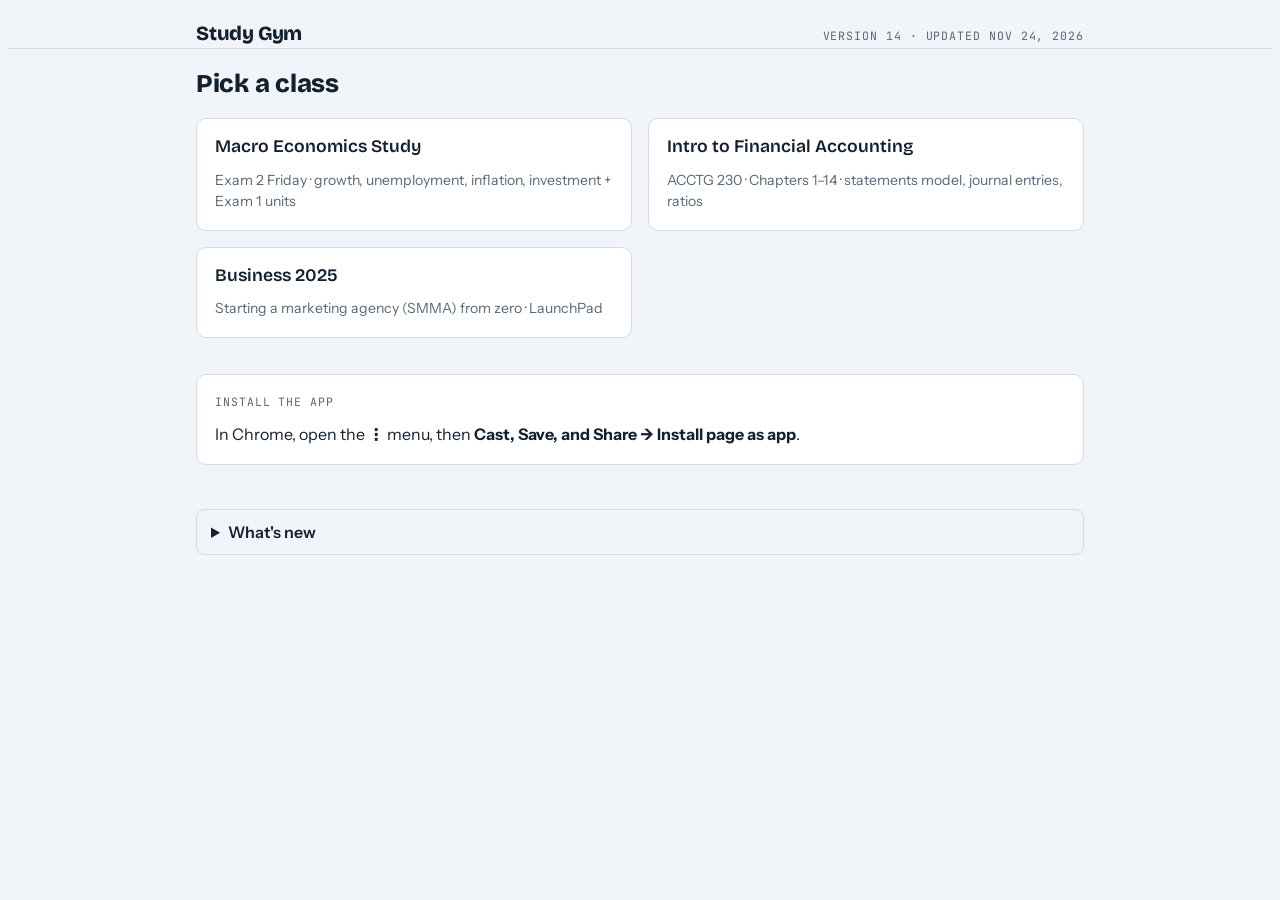
<file: index.html>
<!doctype html>
<html lang="en">
<head>
<meta charset="utf-8">
<meta name="viewport" content="width=device-width, initial-scale=1">
<title>Study Gym</title>
<link rel="preconnect" href="https://fonts.googleapis.com">
<link rel="preconnect" href="https://fonts.gstatic.com" crossorigin>
<link rel="stylesheet" href="https://fonts.googleapis.com/css2?family=Bricolage+Grotesque:opsz,wght@12..96,600;12..96,800&family=Instrument+Sans:wght@400;500;600&family=JetBrains+Mono:wght@400;600&display=swap">
<link rel="manifest" href="manifest.webmanifest">
<meta name="theme-color" content="#13202F">
<link rel="icon" href="icon.svg" type="image/svg+xml">
<link rel="apple-touch-icon" href="apple-touch-icon.png">
<meta name="apple-mobile-web-app-capable" content="yes">
<meta name="mobile-web-app-capable" content="yes">
<meta name="apple-mobile-web-app-title" content="Study Gym">
<link rel="stylesheet" href="app/style.css">
<script src="app/offline.js"></script>
</head>
<body>
<header class="top">
  <div class="top-in">
    <div class="brand"><b>Study Gym</b><span><span class="label" id="ver"></span> <span class="label" id="offline" style="opacity:.7"></span></span></div>
  </div>
</header>
<main id="main">
  <div class="stack"><h2>Pick a class</h2></div>
  <div class="grid2" id="classes"></div>
  <div class="panel stack" id="install" hidden style="margin-top:16px"></div>
</main>
<script src="app/version.js"></script>
<script src="classes/index.js"></script>
<script>
document.getElementById('classes').innerHTML = window.CLASSES.map(function (c) {
  return '<a class="panel stack class-card" href="app.html?c=' + encodeURIComponent(c.id) + '"><h3>' + c.title + '</h3>' +
    (c.subtitle ? '<p class="muted small">' + c.subtitle + '</p>' : '') + '</a>';
}).join('');
document.getElementById('ver').textContent = window.gymVersionText();
document.getElementById('main').insertAdjacentHTML('beforeend', '<details class="chk" style="margin-top:24px"><summary>What\'s new</summary><ul class="tight">' +
  window.GYM_CHANGES.map(function (c, i) { return '<li><span class="mono small">v' + (window.GYM_VERSION - i) + ' · ' + c[0] + '</span> ' + c[1] + '</li>'; }).join('') + '</ul></details>');
</script>
</body>
</html>
</file>
<file: app/style.css>
/* Layout concept: a workbench. Sticky tab strip over one focused panel at a time; the graphs use demand blue and supply orange everywhere so the colors teach. */
:root {
  --bg: #F1F4F8;
  --surface: #FFFFFF;
  --surface2: #E6ECF3;
  --ink: #13202F;
  --muted: #566879;
  --line: #D3DCE6;
  --btn: #13202F;
  --btn-ink: #FFFFFF;
  --demand: #2A6BB5;
  --supply: #C2561A;
  --good: #1B7547;
  --good-bg: #E1F3E9;
  --bad: #B3342B;
  --bad-bg: #FBE6E3;
  --focus: #2A6BB5;
  --on-sem: #FFFFFF;
  --font-display: "Bricolage Grotesque", "Trebuchet MS", system-ui, sans-serif;
  --font-body: "Instrument Sans", system-ui, -apple-system, "Segoe UI", sans-serif;
  --font-mono: "JetBrains Mono", ui-monospace, "SF Mono", Menlo, monospace;
}
@media (prefers-color-scheme: dark) {
  :root:not([data-theme="light"]) {
    --bg: #0C1520; --surface: #142131; --surface2: #1B2C41; --ink: #E7EEF6; --muted: #92A4B8; --line: #263A52;
    --btn: #E7EEF6; --btn-ink: #0C1520; --demand: #6FAAEF; --supply: #F28E50;
    --good: #5CC68F; --good-bg: #163A2B; --bad: #F58177; --bad-bg: #432220; --focus: #6FAAEF; --on-sem: #0C1520; color-scheme: dark;
  }
}
:root[data-theme="dark"] {
  --bg: #0C1520; --surface: #142131; --surface2: #1B2C41; --ink: #E7EEF6; --muted: #92A4B8; --line: #263A52;
  --btn: #E7EEF6; --btn-ink: #0C1520; --demand: #6FAAEF; --supply: #F28E50;
  --good: #5CC68F; --good-bg: #163A2B; --bad: #F58177; --bad-bg: #432220; --focus: #6FAAEF; --on-sem: #0C1520; color-scheme: dark;
}
* { box-sizing: border-box; }
body { background: var(--bg); color: var(--ink); font-family: var(--font-body); font-size: 16px; line-height: 1.5; }
h1, h2, h3 { font-family: var(--font-display); line-height: 1.15; margin: 0; text-wrap: balance; }
h2 { font-size: 1.6rem; font-weight: 800; letter-spacing: -0.01em; }
h3 { font-size: 1.1rem; font-weight: 600; }
p { margin: 0; }
button { font: inherit; color: inherit; cursor: pointer; }
:focus-visible { outline: 3px solid var(--focus); outline-offset: 2px; }
.mono { font-family: var(--font-mono); font-variant-numeric: tabular-nums; }
.label { font-family: var(--font-mono); font-size: 0.72rem; letter-spacing: 0.08em; text-transform: uppercase; color: var(--muted); }

header.top { position: sticky; top: env(safe-area-inset-top, 0px); z-index: 5; background: var(--bg); border-bottom: 1px solid var(--line); }
.top-in { max-width: 920px; margin: 0 auto; padding: 10px 16px 0; display: flex; flex-direction: column; gap: 8px; }
.brand { display: flex; align-items: baseline; justify-content: space-between; gap: 12px; flex-wrap: wrap; }
.brand b { font-family: var(--font-display); font-weight: 800; font-size: 1.25rem; letter-spacing: -0.01em; }
.tabs { display: flex; gap: 2px; overflow-x: auto; scrollbar-width: none; }
.tabs::-webkit-scrollbar { display: none; }
.tab { background: none; border: 0; border-bottom: 3px solid transparent; padding: 8px 12px; white-space: nowrap; font-weight: 500; color: var(--muted); }
.tab[aria-current="page"] { color: var(--ink); border-bottom-color: var(--ink); font-weight: 600; }
main { max-width: 920px; margin: 0 auto; padding-inline: 16px; padding-block: 20px 56px; display: flex; flex-direction: column; gap: 20px; }

.panel { background: var(--surface); border: 1px solid var(--line); border-radius: 10px; padding: 18px; min-width: 0; }
.stack { display: flex; flex-direction: column; gap: 12px; min-width: 0; }
.row { display: flex; gap: 10px; flex-wrap: wrap; align-items: center; }
.grid2 { display: grid; grid-template-columns: repeat(auto-fit, minmax(min(100%, 380px), 1fr)); gap: 16px; }
.btn { background: var(--btn); color: var(--btn-ink); border: 1px solid var(--btn); border-radius: 8px; padding: 10px 16px; font-weight: 600; }
.btn.ghost { background: transparent; color: var(--ink); border-color: var(--line); }
.btn.ghost:hover { border-color: var(--ink); }
.btn.good { background: var(--good); border-color: var(--good); color: var(--on-sem); }
.btn.bad { background: var(--bad); border-color: var(--bad); color: var(--on-sem); }
.chip { border: 1px solid var(--line); background: var(--surface); color: var(--ink); border-radius: 999px; padding: 6px 12px; font-size: 0.9rem; }
.chip[aria-pressed="true"] { background: var(--ink); color: var(--bg); border-color: var(--ink); }
.muted { color: var(--muted); }
.small { font-size: 0.88rem; }

.bar { height: 8px; background: var(--surface2); border-radius: 4px; overflow: hidden; }
.bar > i { display: block; height: 100%; background: var(--demand); }
.unit-row { display: grid; grid-template-columns: minmax(96px, 150px) 1fr auto; gap: 12px; align-items: center; padding-block: 8px; border-top: 1px solid var(--line); }
.unit-row:first-child { border-top: 0; }
.plan { display: grid; grid-template-columns: repeat(auto-fit, minmax(150px, 1fr)); gap: 10px; }
.plan > div { border: 1px solid var(--line); border-radius: 8px; padding: 10px 12px; }
.plan > div.now { border-color: var(--ink); background: var(--surface2); }

.fc { min-height: 220px; display: flex; flex-direction: column; justify-content: center; gap: 14px; cursor: pointer; text-align: left; width: 100%; background: var(--surface); border: 1px solid var(--line); border-radius: 10px; padding: 24px; }
.fc .q { font-family: var(--font-display); font-weight: 600; font-size: 1.5rem; line-height: 1.2; }
.fc .a { font-size: 1.1rem; border-top: 1px solid var(--line); padding-top: 14px; }
.tag { align-self: flex-start; border: 1px solid var(--line); border-radius: 4px; padding: 1px 7px; }

.opt { display: flex; gap: 10px; align-items: flex-start; text-align: left; width: 100%; background: var(--surface); border: 1px solid var(--line); border-radius: 8px; padding: 12px 14px; }
.opt:hover:not([disabled]) { border-color: var(--ink); }
.opt .k { font-family: var(--font-mono); color: var(--muted); min-width: 1.2em; }
.opt.sel { border-color: var(--ink); background: var(--surface2, var(--bg)); }
.pairs { display: grid; grid-template-columns: 1fr 1fr; gap: 12px; align-items: start; }
.pbtn { text-align: left; width: 100%; background: var(--surface); color: var(--ink); border: 1px solid var(--line); border-radius: 8px; padding: 10px 12px; font-size: 0.92rem; line-height: 1.35; }
.pbtn[aria-pressed="true"] { border-color: var(--ink); box-shadow: inset 0 0 0 1px var(--ink); }
.pbtn.done { background: var(--good-bg); border-color: var(--good); opacity: .75; }
.buckets { display: grid; gap: 8px; }
.blank { display: inline-block; min-width: 6ch; border-bottom: 2px solid var(--ink); padding: 0 4px; font-weight: 600; text-align: center; }
input[type="text"], textarea { font: inherit; background: var(--surface); color: var(--ink); border: 1px solid var(--line); border-radius: 8px; padding: 8px 10px; width: 100%; }
input[type="text"] { max-width: 280px; }
textarea { resize: vertical; }
.hookline { font-family: var(--font-display); font-size: 1.35rem; line-height: 1.3; font-weight: 600; }
.opt.right { background: var(--good-bg); border-color: var(--good); }
.opt.wrong { background: var(--bad-bg); border-color: var(--bad); }
.fb { padding: 12px 14px; border-radius: 8px; }
.fb.ok { background: var(--good-bg); }
.fb.no { background: var(--bad-bg); }

.seg { display: flex; width: 100%; border: 1px solid var(--line); border-radius: 8px; overflow: hidden; }
.seg button { flex: 1; min-width: 0; background: var(--surface); border: 0; border-right: 1px solid var(--line); padding: 10px 6px; font-size: 0.92rem; white-space: nowrap; }
.seg button:last-child { border-right: 0; }
.seg button[aria-pressed="true"] { background: var(--ink); color: var(--bg); }
.seg.d button[aria-pressed="true"] { background: var(--demand); color: var(--on-sem); }
.seg.s button[aria-pressed="true"] { background: var(--supply); color: var(--on-sem); }
.ctrl { display: flex; flex-direction: column; gap: 4px; }
.res { display: flex; gap: 10px; flex-wrap: wrap; }
.res .r { border: 1px solid var(--line); border-radius: 8px; padding: 8px 12px; min-width: 130px; }
.res .r b { font-family: var(--font-mono); font-size: 1.1rem; }

svg.g { width: 100%; height: auto; max-width: 100%; display: block; }
svg.g text { font-family: var(--font-mono); font-size: 11px; fill: var(--muted); }
svg.g .grid { stroke: var(--line); stroke-width: 1; }
svg.g .axis { stroke: var(--ink); stroke-width: 1.5; }
svg.g .guide { stroke: var(--muted); stroke-dasharray: 3 3; stroke-width: 1; }
svg.g .d { stroke: var(--demand); fill: none; stroke-width: 3; stroke-linecap: round; }
svg.g .s { stroke: var(--supply); fill: none; stroke-width: 3; stroke-linecap: round; }
svg.g .old { stroke-dasharray: 5 5; opacity: 0.55; stroke-width: 2; }
svg.g text.dl { fill: var(--demand); font-weight: 600; font-size: 12px; }
svg.g text.sl { fill: var(--supply); font-weight: 600; font-size: 12px; }
svg.g text.ink { fill: var(--ink); font-weight: 600; }
svg.g .pt { fill: var(--surface); stroke: var(--ink); stroke-width: 2; }
svg.g .pt.fill { fill: var(--ink); }
svg.g .area { fill: var(--demand); opacity: 0.1; }
svg.g .ppf { stroke: var(--ink); fill: none; stroke-width: 3; }
svg.g .ppf2 { stroke: var(--good); fill: none; stroke-width: 3; }
.tbl { width: 100%; border-collapse: collapse; font-size: 0.92rem; }
.tbl th, .tbl td { text-align: left; padding: 6px 8px; border-bottom: 1px solid var(--line); }
.tbl td.n, .tbl th.n { text-align: right; font-family: var(--font-mono); font-variant-numeric: tabular-nums; }
.tbl tr.hit td { background: var(--surface2); font-weight: 600; }
.scroll { overflow-x: auto; }
input[type="number"] { font: inherit; background: var(--surface); color: var(--ink); border: 1px solid var(--line); border-radius: 8px; padding: 8px 10px; width: 100%; max-width: 200px; }
input[type="range"] { width: 100%; accent-color: var(--ink); }
details { border-top: 1px solid var(--line); padding-block: 10px; }
details:first-of-type { border-top: 0; }
summary { cursor: pointer; font-weight: 600; font-family: var(--font-display); font-size: 1.15rem; }
ul.tight { margin: 8px 0 0; padding-left: 1.1em; display: flex; flex-direction: column; gap: 6px; }
.trap { margin-top: 10px; padding: 10px 12px; border-radius: 8px; background: var(--surface2); }

.lesson { scroll-margin-top: 120px; }
.lesson h3 { font-size: 1.4rem; font-weight: 800; letter-spacing: -0.01em; }
.lbody { display: flex; flex-direction: column; gap: 12px; max-width: 68ch; min-width: 0; }
.lbody ul.tight { margin: 0; }
.lbody .scroll { max-width: 100%; }
.box { padding: 10px 14px; border-radius: 8px; background: var(--surface2); }
.box .label { display: block; margin-bottom: 2px; }
details.chk { border: 1px solid var(--line); border-radius: 8px; padding: 10px 14px; }
details.chk summary { font-family: var(--font-body); font-size: 1rem; font-weight: 600; }
details.chk p { margin-top: 8px; }
figure.viz { margin: 0; max-width: 480px; }
figure.viz figcaption { margin-top: 4px; }
.toc { display: flex; gap: 8px; flex-wrap: wrap; }
@media (prefers-reduced-motion: no-preference) { .bar > i { transition: width 0.4s ease; } }
@media (max-width: 480px) { .pairs { gap: 8px; } .pbtn { font-size: 0.85rem; padding: 9px 10px; } .fc .q { font-size: 1.25rem; } .panel { padding: 14px; } .unit-row { grid-template-columns: 1fr; gap: 6px; } }

/* Multi-class additions */
.back { color: var(--muted); text-decoration: none; font-size: 1.1rem; margin-right: 8px; }
.back:hover { color: var(--ink); }
.class-card { color: inherit; text-decoration: none; }
.class-card:hover { border-color: var(--focus); }
</file>
